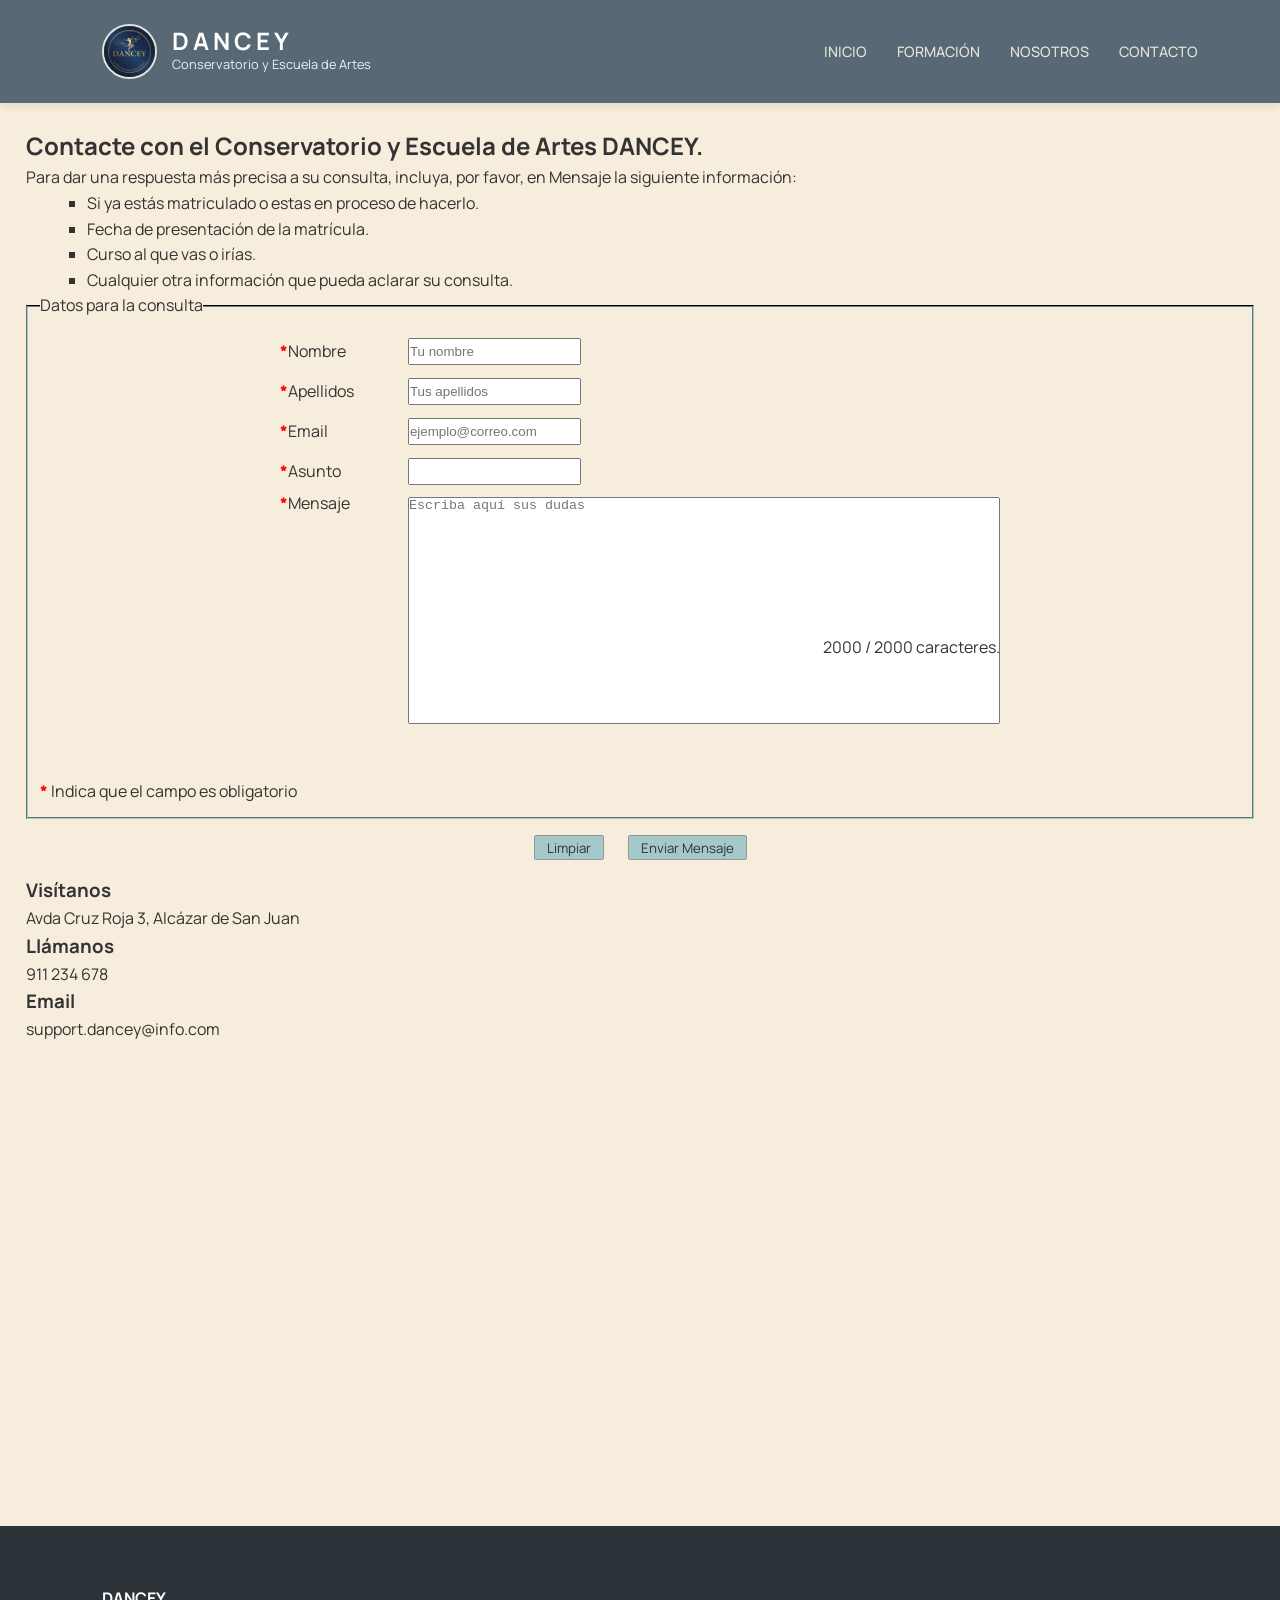
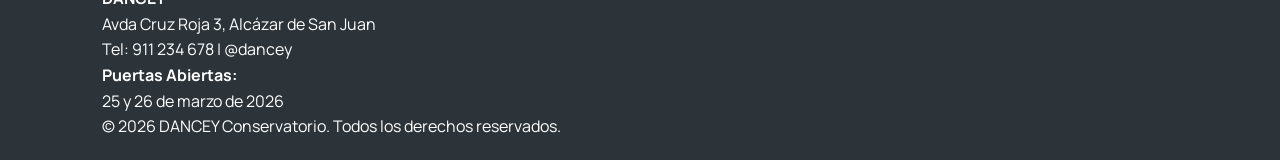
<file: Dancey_3erTrimestre_MirunaCarlosAlvaroFatima/html/contacto.html>
<!DOCTYPE html>
<html lang="es">

    <head>
        <meta charset="UTF-8">
        <meta name="viewport" content="width=device-width, initial-scale=1.0">
        <title>Contacto - DANCEY</title>
        <link rel="stylesheet" href="../css/base-style.css">
        <link rel="stylesheet" href="../css/contacto-style.css">
    </head>

    <body onresize="visibilityCheck()" onload="onReset()">
        <header>
            <div class="menu">
                <div class="logo-flex">
                    <img src="../img/logo.jpeg" alt="Logo DANCEY" class="logo-img-dancey">

                    <div class="logo-texto">
                        <h1>DANCEY</h1>
                        <p>Conservatorio y Escuela de Artes</p>
                    </div>
                </div>
                <nav>
                    <ul>
                        <li><a href="../index.html">Inicio</a></li>
                        <li><a href="formacion.html">Formación</a></li>
                        <li><a href="nosotros.html">Nosotros</a></li>
                        <li><a href="contacto.html">Contacto</a></li>
                    </ul>
                </nav>
            </div>
            <button id="compact">↑</button>
        </header>

        <main>
            <article>
                <h2>Contacte con el Conservatorio y Escuela de Artes DANCEY.</h2>
                <p>Para dar una respuesta más precisa a su consulta, incluya, por favor, en Mensaje la
                    siguiente información:</p>
                <ul>
                    <li>Si ya estás matriculado o estas en proceso de hacerlo.</li>
                    <li>Fecha de presentación de la matrícula.</li>
                    <li>Curso al que vas o irías.</li>
                    <li>Cualquier otra información que pueda aclarar su consulta.</li>
                </ul>
            </article>
            <article class="contacto-form">
                <form id="formulario" action="#">
                    <fieldset>
                        <legend>Datos para la consulta</legend>
                        <div class="datos">
                            <div class="input-group">
                                <label><span class="required">*</span>Nombre</label>
                                <input type="text" placeholder="Tu nombre">
                            </div>
                            <div class="input-group">
                                <label><span class="required">*</span>Apellidos</label>
                                <input type="text" placeholder="Tus apellidos">
                            </div>
                            <div class="input-group">
                                <label><span class="required">*</span>Email</label>
                                <input type="email" placeholder="ejemplo@correo.com" required>
                            </div>
                            <div class="input-group">
                                <label><span class="required">*</span>Asunto</label>
                                <input type="text" required>
                            </div>
                            <div class="input-group">
                                <label class="mensaje"><span class="required">*</span>Mensaje</label>
                                <textarea id="textarea" rows="15" cols="60" placeholder="Escriba aquí sus dudas"
                                    maxlength="2000" form="formulario" required></textarea>
                                <div class="caracteres">
                                    <p id="CActuales">
                                        2000 / 2000 caracteres.
                                    </p>
                                </div>
                            </div>
                        </div>
                        <p class="aclaracion"><span class="required">*</span> Indica que el campo es obligatorio</p>
                    </fieldset>
                    <div class="botones">
                        <button type="reset" class="btn-clean">Limpiar</button>
                        <button type="submit" class="btn-primary">Enviar Mensaje</button>
                    </div>
                </form>
            </article>

            <article>
                <div class="info-box">
                    <h3>Visítanos</h3>
                    <p>Avda Cruz Roja 3, Alcázar de San Juan</p>
                </div>
                <div class="info-box">
                    <h3>Llámanos</h3>
                    <p>911 234 678</p>
                </div>
                <div class="info-box">
                    <h3>Email</h3>
                    <p>support.dancey@info.com</p>
                </div>
                <div class="mapa-placeholder">
                    <iframe
                        src="https://www.google.com/maps/embed?pb=!1m14!1m12!1m3!1d2995.9442883830307!2d-3.2314231198125003!3d39.38494230468296!2m3!1f0!2f0!3f0!3m2!1i1024!2i768!4f13.1!5e0!3m2!1ses!2ses!4v1777017046117!5m2!1ses!2ses"
                        width="600" height="450" style="border:0;" allowfullscreen="" loading="lazy"
                        referrerpolicy="no-referrer-when-downgrade">
                    </iframe>
                </div>
            </article>
        </main>

        <footer id="contacto">
            <div class="footer-content">
                <div class="footer-info">
                    <h4>DANCEY</h4>
                    <p>Avda Cruz Roja 3, Alcázar de San Juan</p>
                    <p>Tel: 911 234 678 | @dancey</p>
                </div>
                <div class="footer-event">
                    <p><strong>Puertas Abiertas:</strong></p>
                    <p>25 y 26 de marzo de 2026</p>
                </div>
            </div>
            <div class="footer-bottom">
                <p>&copy; 2026 DANCEY Conservatorio. Todos los derechos reservados.</p>
            </div>
        </footer>
        <script src='../js/menu-externo.js'></script>
        <script src='../js/contacto.js'></script>
    </body>

</html>
</file>
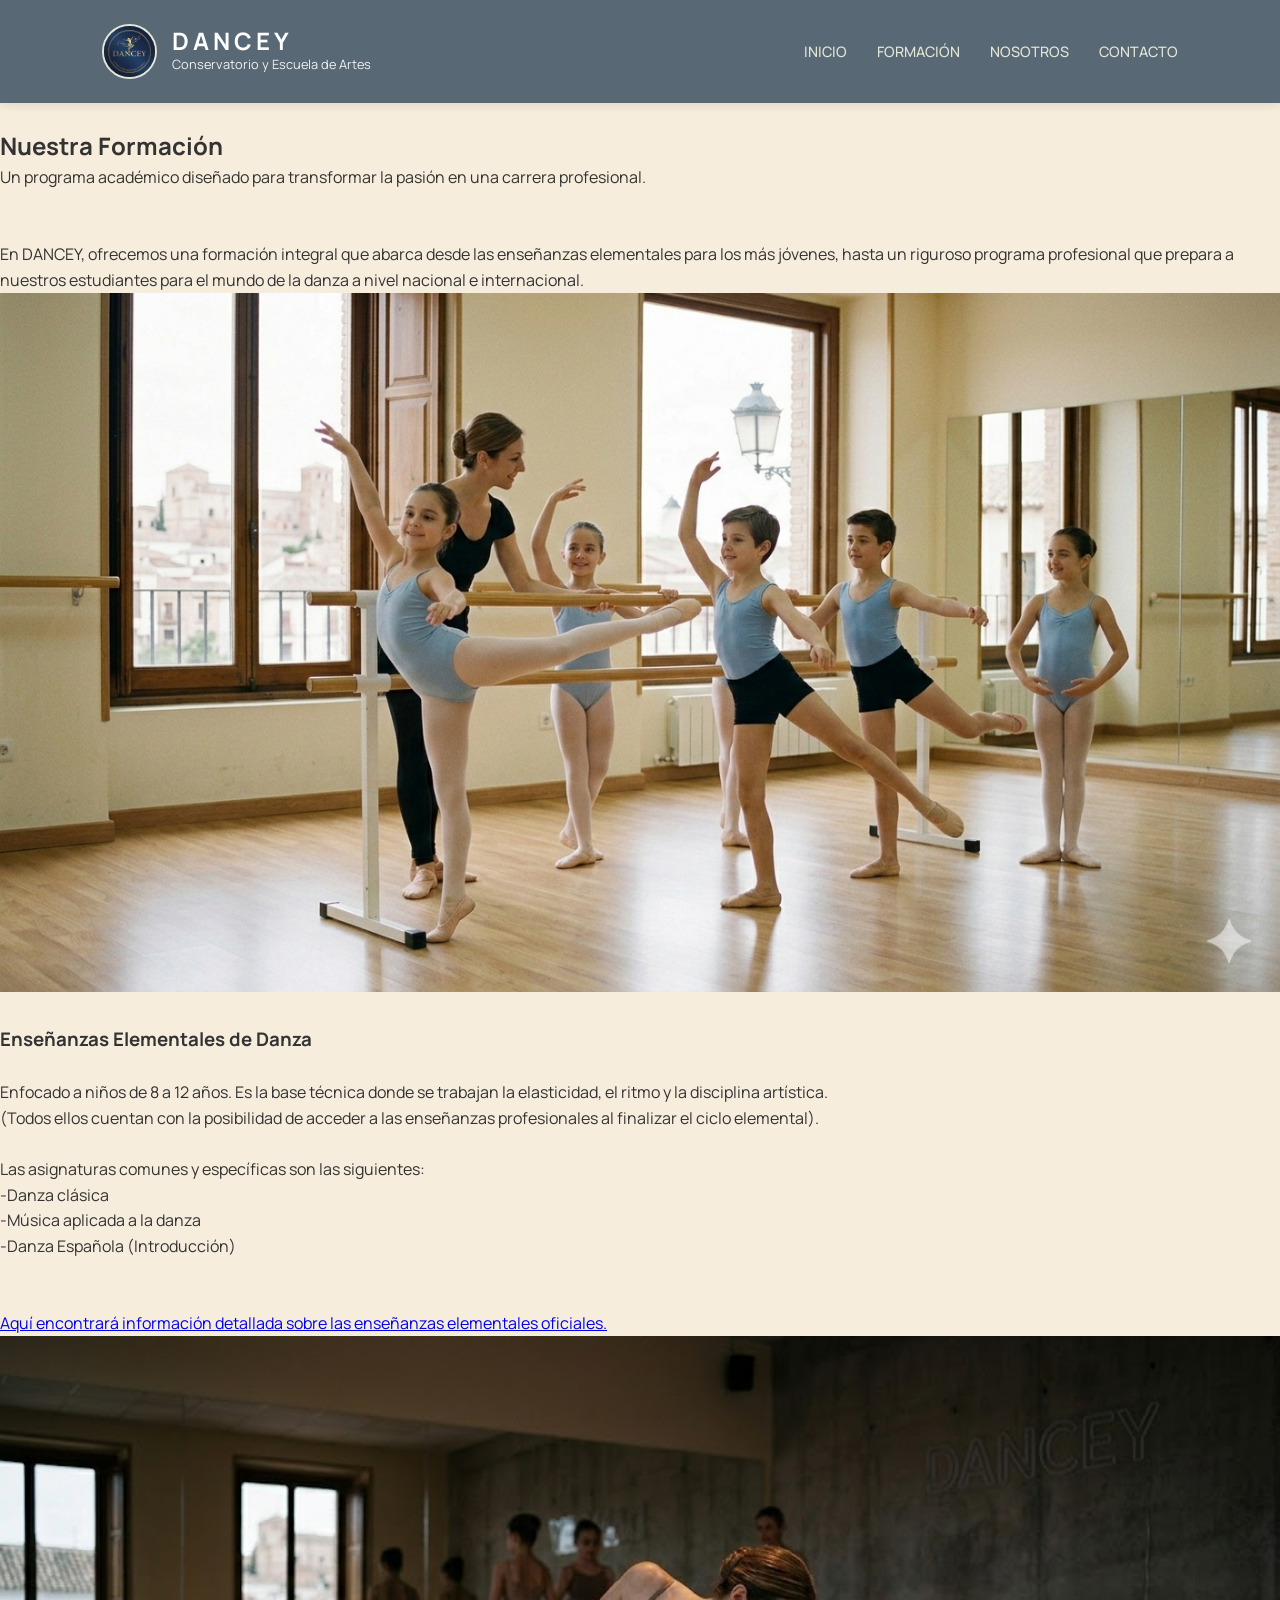
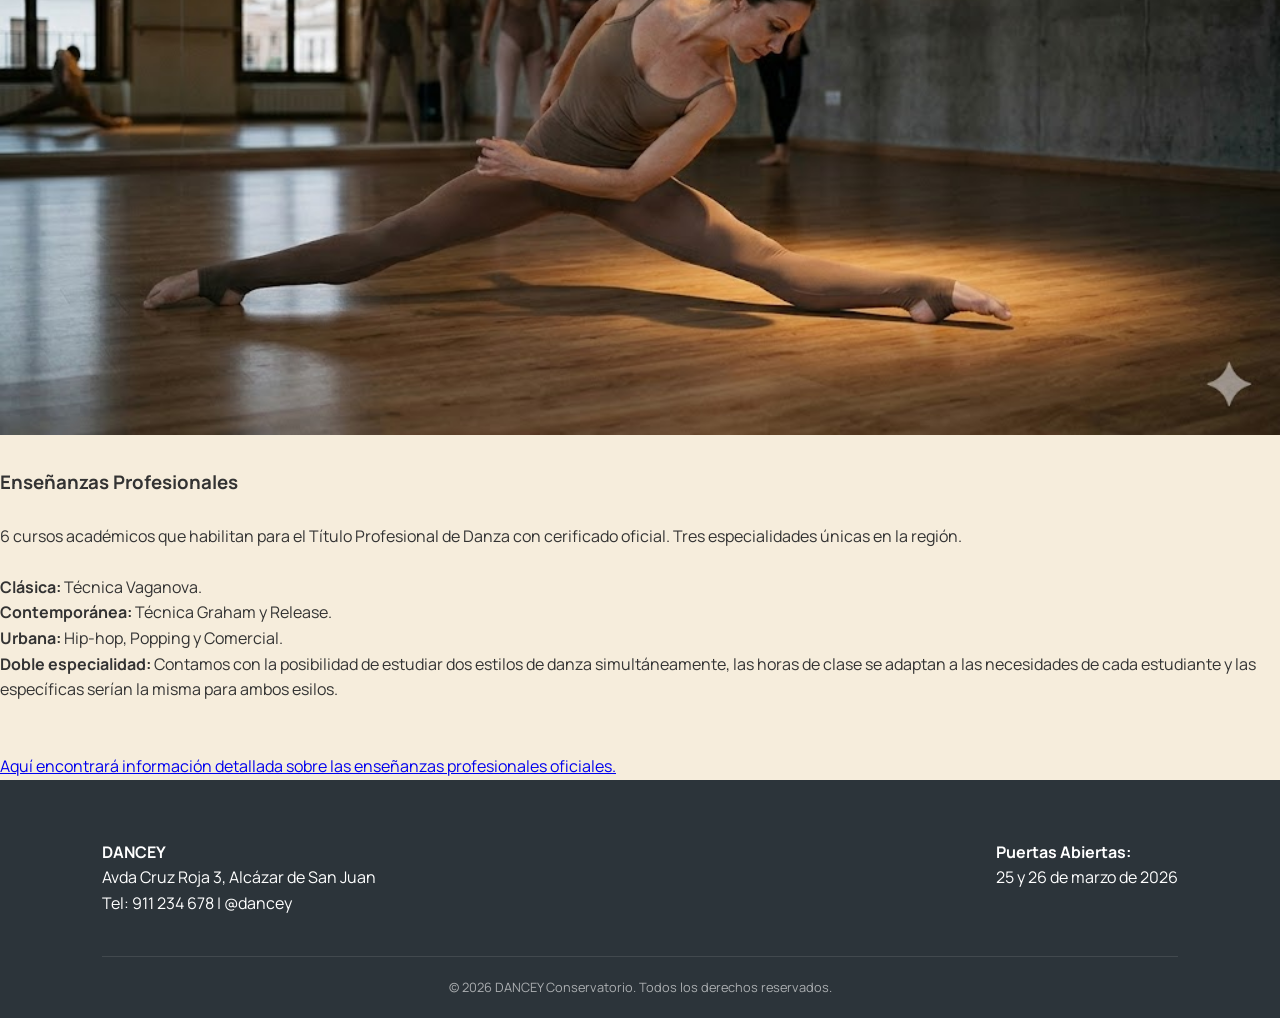
<file: Dancey_3erTrimestre_MirunaCarlosAlvaroFatima/html/formacion.html>
<!DOCTYPE html>
<html lang="es">
<head>
    <meta charset="UTF-8">
    <meta name="viewport" content="width=device-width, initial-scale=1.0">
    <title>Formación Académica - DANCEY</title>
    <link rel="stylesheet" href="../css/base-style.css">
    <link rel="stylesheet" href="../css/formacion-style.css">
</head>
<body onresize="visibilityCheck()" onload="visibilityCheck()">
    <header>
        <div class="menu">
            <div class="logo-flex">
                <img src="../img/logo.jpeg" alt="Logo DANCEY" class="logo-img-dancey">

                <div class="logo-texto">
                    <h1>DANCEY</h1>
                    <p>Conservatorio y Escuela de Artes</p>
                </div>
            </div>
            <nav>
                <ul>
                    <li><a href="../index.html">Inicio</a></li>
                    <li><a href="formacion.html">Formación</a></li>
                    <li><a href="nosotros.html">Nosotros</a></li>
                    <li><a href="contacto.html">Contacto</a></li>
                </ul>
            </nav>
        </div>
        <button id="compact">↑</button>
    </header>

    <main class="page-content">
        <section class="page-intro">
            <h2>Nuestra Formación</h2>
            <p>Un programa académico diseñado para transformar la pasión en una carrera profesional.</p>
            <br>
            <br>
            <p>
                En DANCEY, ofrecemos una formación integral que abarca desde las enseñanzas elementales para los más jóvenes, hasta un riguroso programa profesional que prepara a nuestros estudiantes para el mundo de la danza a nivel nacional e internacional.
            </p> 
            </section>

        <section class="formacion-detalle">
            <div class="formacion-row">
                <div class="formacion-img">
                    <img src="../img/clase-elemental.png" alt="Niños en clase de ballet">
                </div>
                <br>

                <div class="formacion-info"> 
                    <h3>Enseñanzas Elementales de Danza</h3>
                    <br>

                    <p>Enfocado a niños de 8 a 12 años. Es la base técnica donde se trabajan la elasticidad, el ritmo y la disciplina artística.
                    <br>
                    (Todos ellos cuentan con la posibilidad de acceder a las enseñanzas profesionales al finalizar el ciclo elemental).
                    <br>
                    <br>
                    Las asignaturas comunes y específicas son las siguientes:
                    <br>
                    </p>
                    <div class="especialidades">
                        <div class="esp-item">-Danza clásica</div>
                        <div class="esp-item">-Música aplicada a la danza</div>
                        <div class="esp-item">-Danza Española (Introducción)</div>
                    </div>
                    <br>
                    <br> 
                    <p>
                        <a href="https://educacion.castillalamancha.es/educacion/ensenanzas-artisticas/elementales-danza" target="_blank">Aquí encontrará información detallada sobre las enseñanzas elementales oficiales.</a>
                    </p>
                </div>
            </div>

            <div class="formacion-row reverse">
                <div class="formacion-img">
                    <img src="../img/clase-profesional.jpg" alt="Danza contemporánea profesional">
                </div>
                <div class="formacion-info"> 
                    <br>
                    <h3>Enseñanzas Profesionales</h3>
                    <br>
                    <p>6 cursos académicos que habilitan para el Título Profesional de Danza con cerificado oficial. Tres especialidades únicas en la región.</p>
                    <br>
                    <div class="especialidades">
                        <div class="esp-item"><strong>Clásica:</strong> Técnica Vaganova.</div>
                        <div class="esp-item"><strong>Contemporánea:</strong> Técnica Graham y Release.</div>
                        <div class="esp-item"><strong>Urbana:</strong> Hip-hop, Popping y Comercial.</div>
                        <div class="esp-item"><strong>Doble especialidad:</strong> Contamos con la posibilidad de estudiar dos estilos de danza simultáneamente, las horas de clase se adaptan a las necesidades de cada estudiante y las específicas serían la misma para ambos esilos.</div>
                    </div>
                    <br>
                    <br> 
                    <p>
                        <a href="https://educacion.castillalamancha.es/educacion/ensenanzas-artisticas/profesionales-danza" target="_blank">Aquí encontrará información detallada sobre las enseñanzas profesionales oficiales.</a>
                    </p>
                </div>
            </div>
        </section>
    </main>

    <footer id="contacto">
        <div class="footer-contenido">
            <div class="footer-info">
                <h4>DANCEY</h4>
                <p>Avda Cruz Roja 3, Alcázar de San Juan</p>
                <p>Tel: 911 234 678 | @dancey</p>
            </div>
            <div class="footer-evento">
                <p><strong>Puertas Abiertas:</strong></p>
                <p>25 y 26 de marzo de 2026</p>
            </div>
        </div>
        <div class="footer-boton">
            <p>&copy; 2026 DANCEY Conservatorio. Todos los derechos reservados.</p>
        </div>
    </footer>

    <script src='../js/tasas-bach.js'></script>
    <script src='../js/menu-externo.js'></script>
    </body>
</html>
</file>
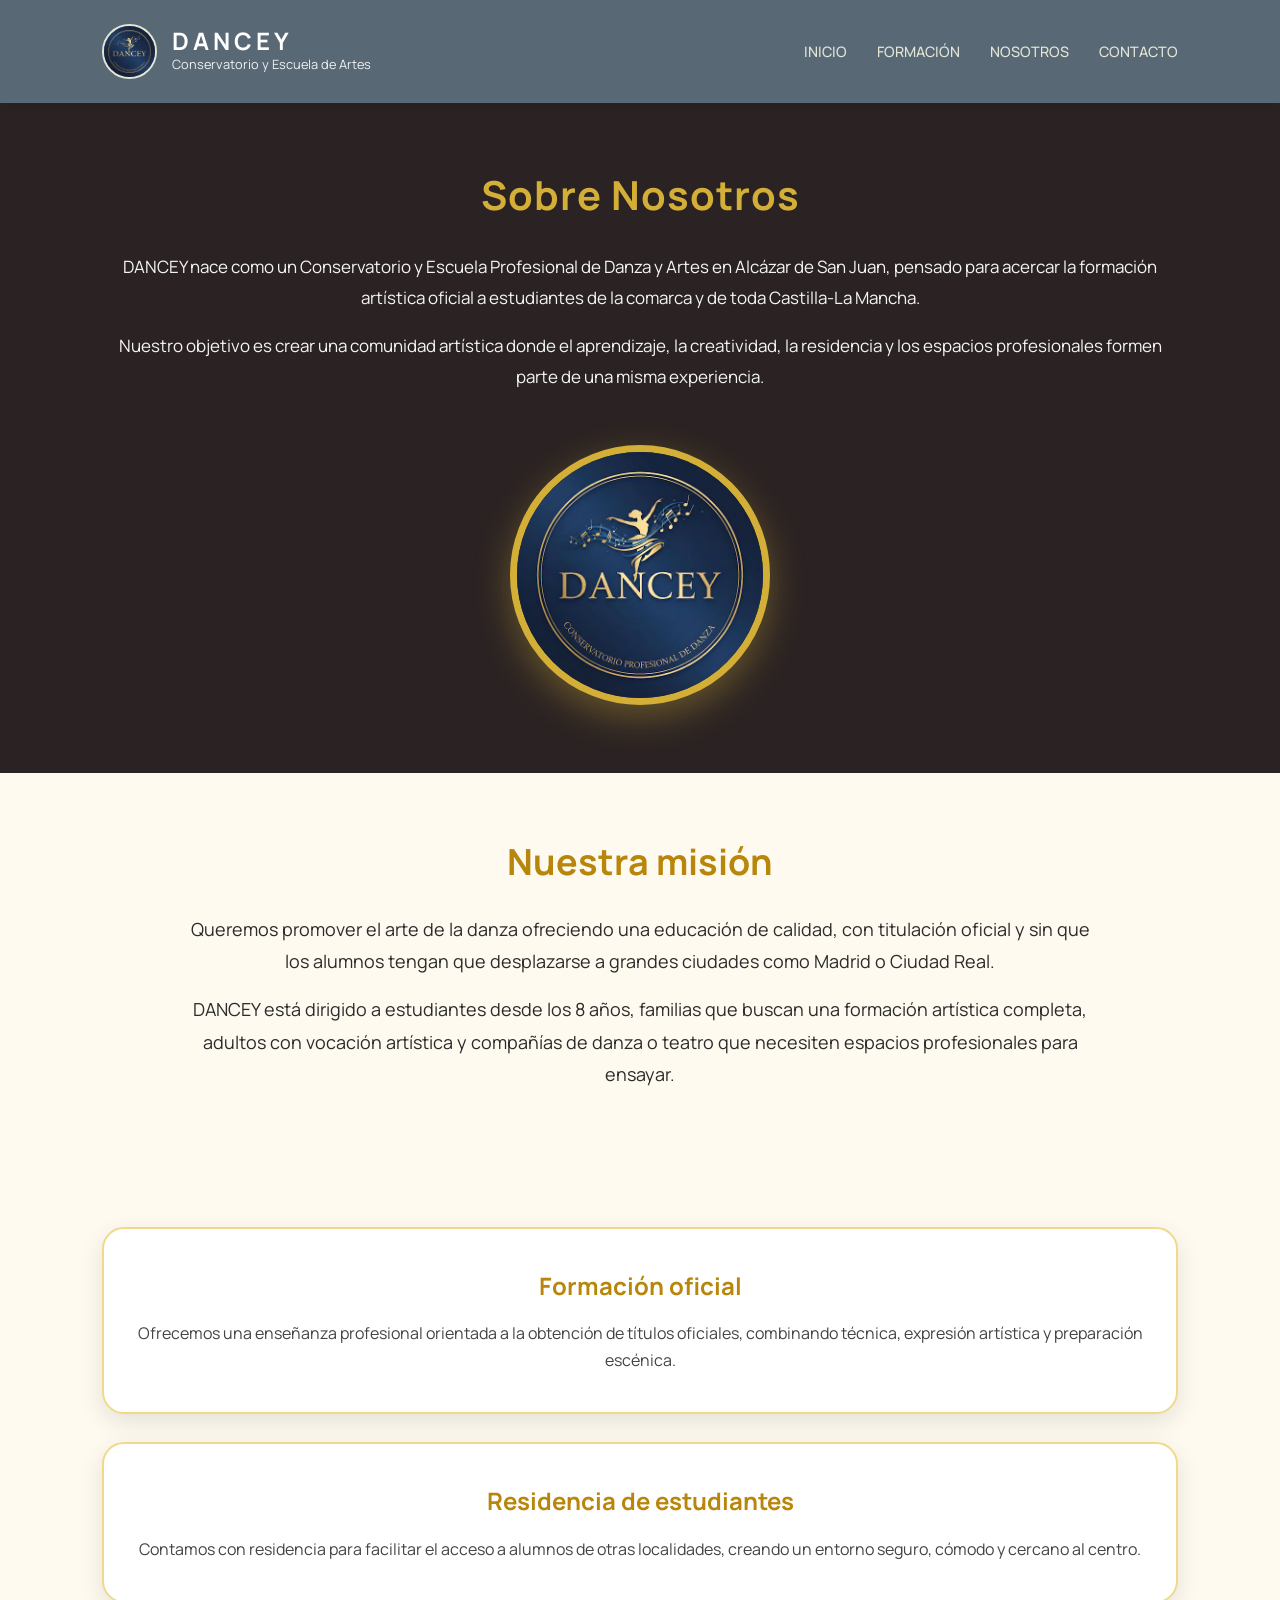
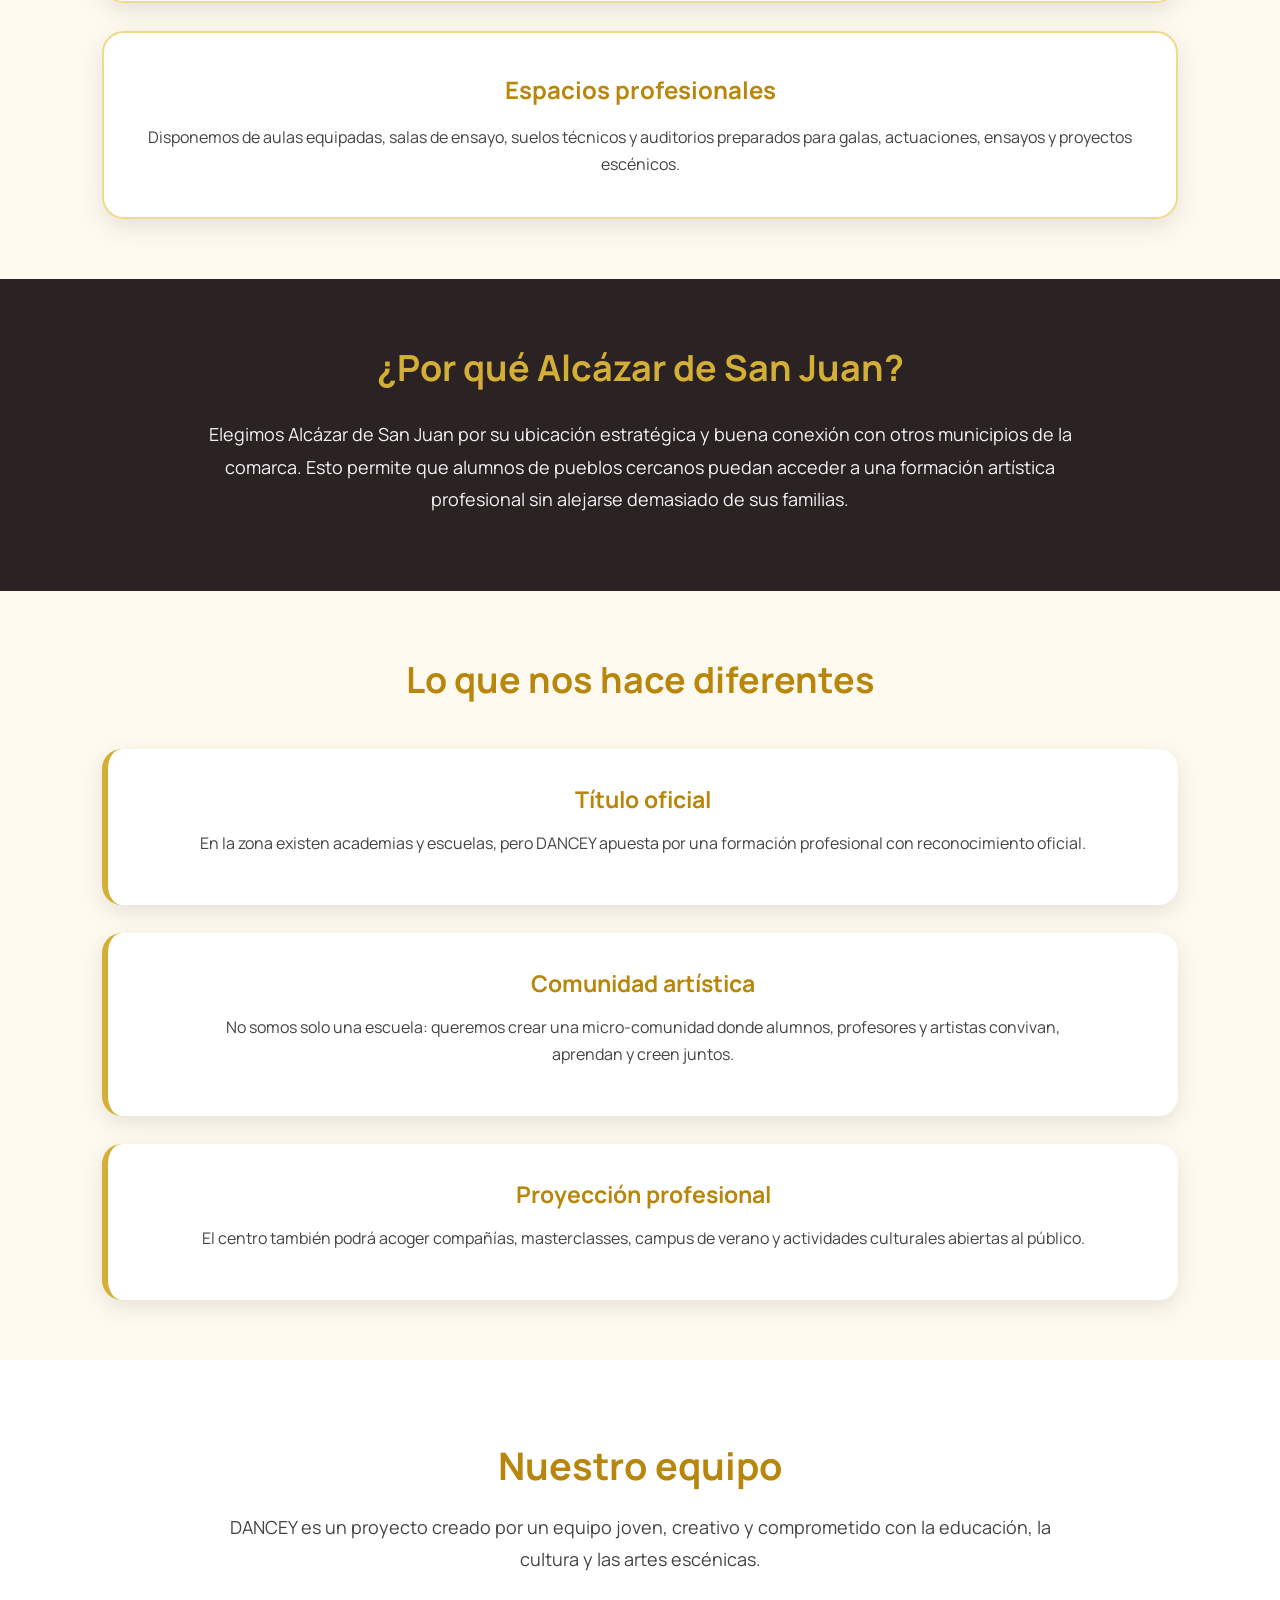
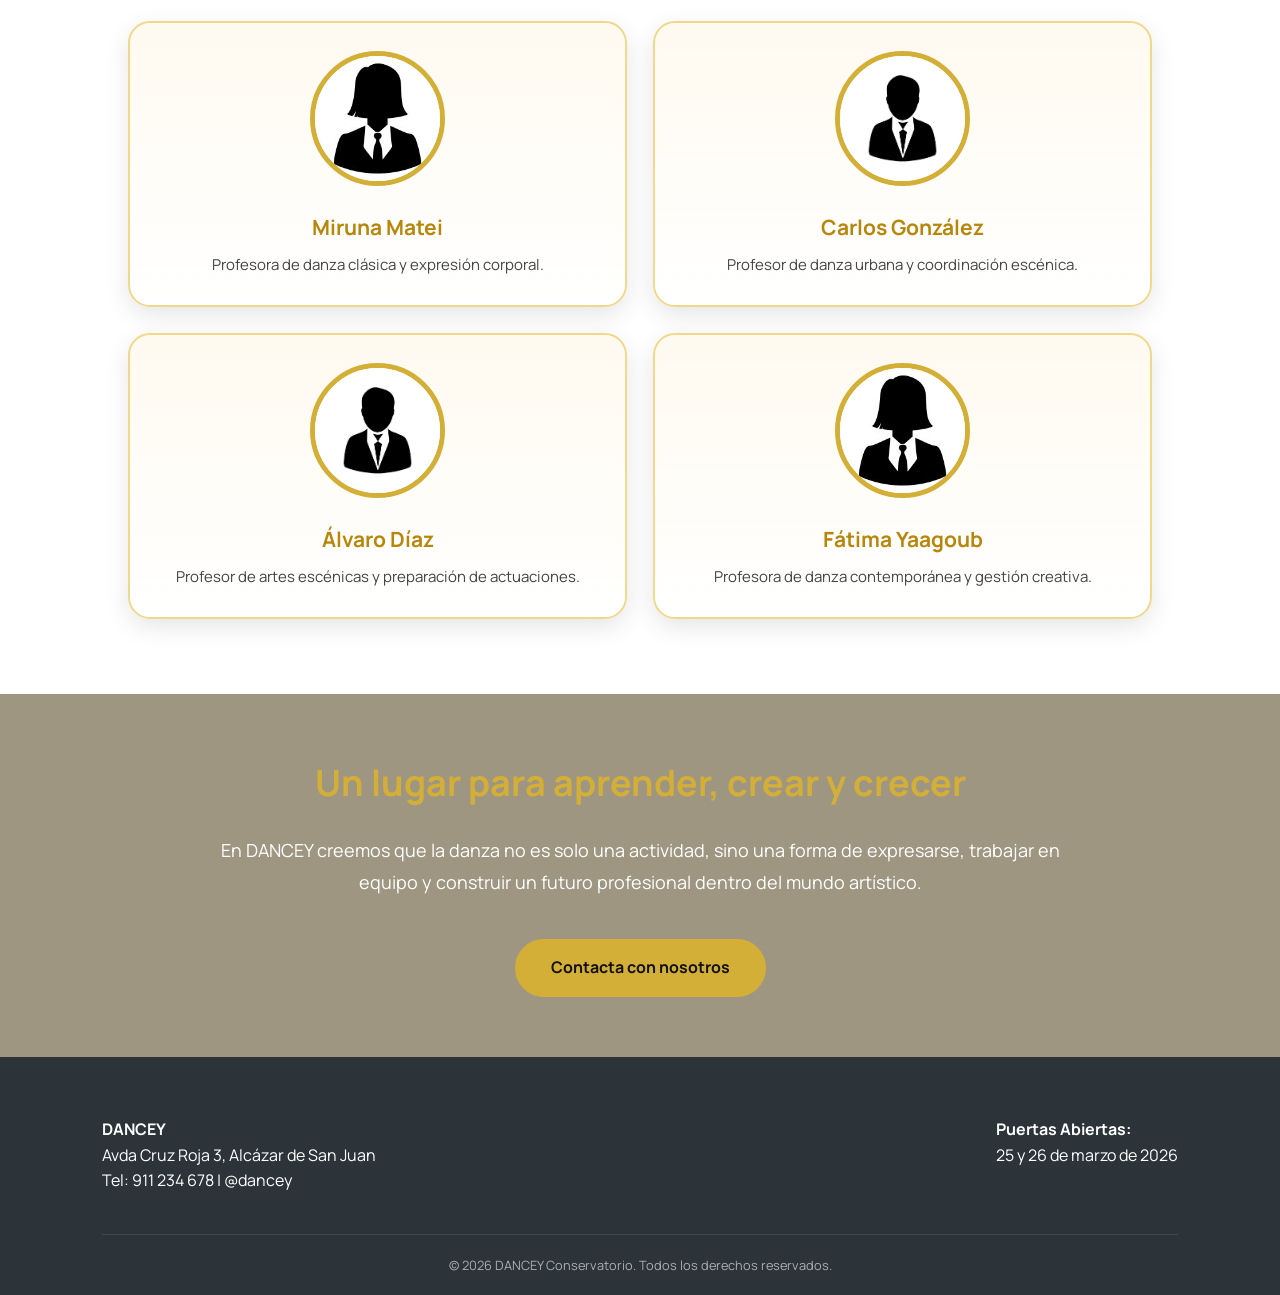
<file: Dancey_3erTrimestre_MirunaCarlosAlvaroFatima/html/nosotros.html>
<!-- SI QUIERES CAMBIAR LAS IMÁGENES, PUEDES HACERLO -->

<!DOCTYPE html>
<html lang="es">
<head>
    <meta charset="UTF-8">
    <meta name="viewport" content="width=device-width, initial-scale=1.0">
    <title>Sobre Nosotros - DANCEY</title>
    <link rel="stylesheet" href="../css/base-style.css">
    <link rel="stylesheet" href="../css/nosotros-style.css">
</head>
<body onresize="visibilityCheck()" onload="visibilityCheck()">
    <header>
        <div class="menu">
            <div class="logo-flex">
                <img src="../img/logo.jpeg" alt="Logo DANCEY" class="logo-img-dancey">

                <div class="logo-texto">
                    <h1>DANCEY</h1>
                    <p>Conservatorio y Escuela de Artes</p>
                </div>
            </div>
            <nav>
                <ul>
                    <li><a href="../index.html">Inicio</a></li>
                    <li><a href="formacion.html">Formación</a></li>
                    <li><a href="nosotros.html">Nosotros</a></li>
                    <li><a href="contacto.html">Contacto</a></li>
                </ul>
            </nav>
        </div>
        <button id="compact">↑</button>
    </header>

    <main class="page-content">
    <section class="nosotros-hero">
    <div class="nosotros-hero-text">
        <h2>Sobre Nosotros</h2>
        <p>
            DANCEY nace como un Conservatorio y Escuela Profesional de Danza y Artes
            en Alcázar de San Juan, pensado para acercar la formación artística oficial
            a estudiantes de la comarca y de toda Castilla-La Mancha.
        </p>
        <p>
            Nuestro objetivo es crear una comunidad artística donde el aprendizaje,
            la creatividad, la residencia y los espacios profesionales formen parte
            de una misma experiencia.
        </p>
    </div>

    <div class="nosotros-hero-img">
        <img src="../img/logo.jpeg" alt="Logo DANCEY">
    </div>
</section>

<section class="nosotros-section">
    <h2>Nuestra misión</h2>
    <p>
        Queremos promover el arte de la danza ofreciendo una educación de calidad,
        con titulación oficial y sin que los alumnos tengan que desplazarse a grandes
        ciudades como Madrid o Ciudad Real.
    </p>
    <p>
        DANCEY está dirigido a estudiantes desde los 8 años, familias que buscan una
        formación artística completa, adultos con vocación artística y compañías de
        danza o teatro que necesiten espacios profesionales para ensayar.
    </p>
</section>

<section class="nosotros-cards">
    <article class="nosotros-card">
        <h3>Formación oficial</h3>
        <p>
            Ofrecemos una enseñanza profesional orientada a la obtención de títulos
            oficiales, combinando técnica, expresión artística y preparación escénica.
        </p>
    </article>

    <article class="nosotros-card">
        <h3>Residencia de estudiantes</h3>
        <p>
            Contamos con residencia para facilitar el acceso a alumnos de otras
            localidades, creando un entorno seguro, cómodo y cercano al centro.
        </p>
    </article>

    <article class="nosotros-card">
        <h3>Espacios profesionales</h3>
        <p>
            Disponemos de aulas equipadas, salas de ensayo, suelos técnicos y auditorios
            preparados para galas, actuaciones, ensayos y proyectos escénicos.
        </p>
    </article>
</section>

<section class="nosotros-section destacada">
    <h2>¿Por qué Alcázar de San Juan?</h2>
    <p>
        Elegimos Alcázar de San Juan por su ubicación estratégica y buena conexión
        con otros municipios de la comarca. Esto permite que alumnos de pueblos
        cercanos puedan acceder a una formación artística profesional sin alejarse
        demasiado de sus familias.
    </p>
</section>

<section class="nosotros-section">
    <h2>Lo que nos hace diferentes</h2>

    <div class="lista-diferencias">
        <div>
            <h3>Título oficial</h3>
            <p>
                En la zona existen academias y escuelas, pero DANCEY apuesta por una
                formación profesional con reconocimiento oficial.
            </p>
        </div>

        <div>
            <h3>Comunidad artística</h3>
            <p>
                No somos solo una escuela: queremos crear una micro-comunidad donde
                alumnos, profesores y artistas convivan, aprendan y creen juntos.
            </p>
        </div>

        <div>
            <h3>Proyección profesional</h3>
            <p>
                El centro también podrá acoger compañías, masterclasses, campus de verano
                y actividades culturales abiertas al público.
            </p>
        </div>
    </div>
</section>

<section class="equipo-section">
    <h2>Nuestro equipo</h2>
    <p class="equipo-intro">
        DANCEY es un proyecto creado por un equipo joven, creativo y comprometido con
        la educación, la cultura y las artes escénicas.
    </p>

    <div class="profesores-grid">
        <article class="profesor-card">
            <img src="../img/profesora.jpg" alt="Miruna Matei">
            <h3>Miruna Matei</h3>
            <p>Profesora de danza clásica y expresión corporal.</p>
        </article>

        <article class="profesor-card">
            <img src="../img/profesor.jpg" alt="Carlos González">
            <h3>Carlos González</h3>
            <p>Profesor de danza urbana y coordinación escénica.</p>
        </article>

        <article class="profesor-card">
            <img src="../img/profesor.jpg" alt="Álvaro Díaz">
            <h3>Álvaro Díaz</h3>
            <p>Profesor de artes escénicas y preparación de actuaciones.</p>
        </article>

        <article class="profesor-card">
            <img src="../img/profesora.jpg" alt="Fátima Yaagoub">
            <h3>Fátima Yaagoub</h3>
            <p>Profesora de danza contemporánea y gestión creativa.</p>
        </article>
    </div>
</section>

<section class="nosotros-section llamada">
    <h2>Un lugar para aprender, crear y crecer</h2>
    <p>
        En DANCEY creemos que la danza no es solo una actividad, sino una forma de
        expresarse, trabajar en equipo y construir un futuro profesional dentro del
        mundo artístico.
    </p>
    <a href="contacto.html" class="btn-nosotros">Contacta con nosotros</a>
</section>
    </main>

    <footer id="contacto">
        <div class="footer-contenido">
            <div class="footer-info">
                <h4>DANCEY</h4>
                <p>Avda Cruz Roja 3, Alcázar de San Juan</p>
                <p>Tel: 911 234 678 | @dancey</p>
            </div>
            <div class="footer-evento">
                <p><strong>Puertas Abiertas:</strong></p>
                <p>25 y 26 de marzo de 2026</p>
            </div>
        </div>
        <div class="footer-boton">
            <p>&copy; 2026 DANCEY Conservatorio. Todos los derechos reservados.</p>
        </div>
    </footer>

    <script src='../js/tasas-bach.js'></script>
    <script src='../js/menu-externo.js'></script>
</body>
</html>
</file>
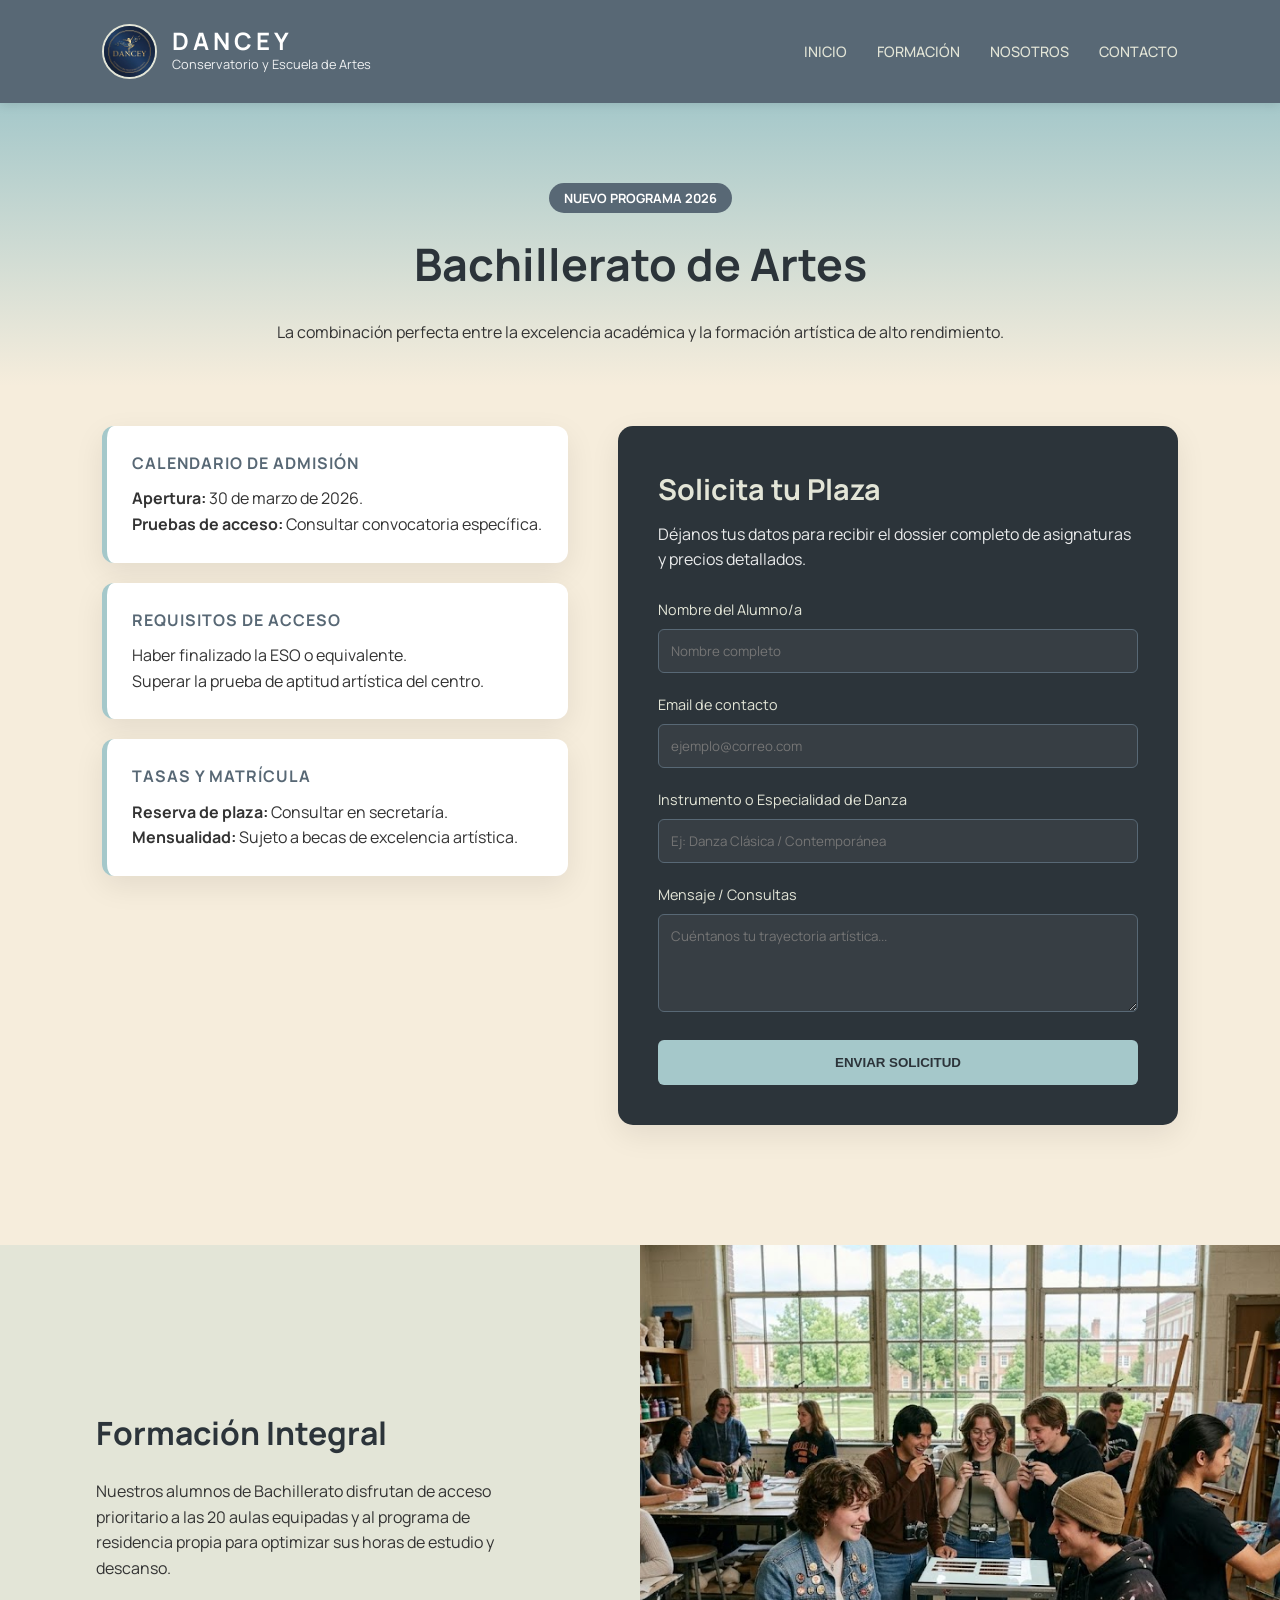
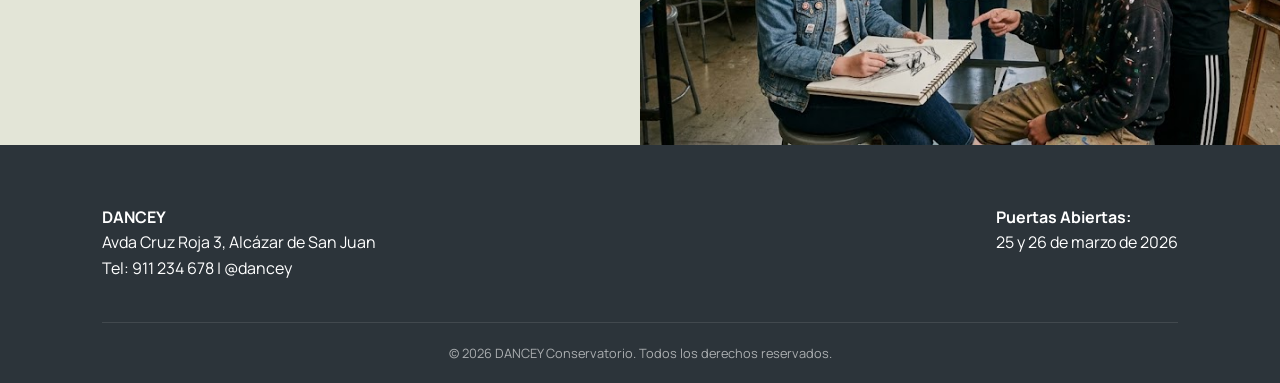
<file: Dancey_3erTrimestre_MirunaCarlosAlvaroFatima/html/tasas-bach.html>
<!DOCTYPE html>
<html lang="es">
<head>
    <meta charset="UTF-8">
    <meta name="viewport" content="width=device-width, initial-scale=1.0">
    <title>Bachillerato de Artes - DANCEY</title>
    <link rel="stylesheet" href="../css/base-style.css">
    <link rel="stylesheet" href="../css/tasas-bach-style.css">
</head>
<body onresize="visibilityCheck()" onload="visibilityCheck()">
    <header>
        <div class="menu">
            <div class="logo-flex">
                <img src="../img/logo.jpeg" alt="Logo DANCEY" class="logo-img-dancey">

                <div class="logo-texto">
                    <h1>DANCEY</h1>
                    <p>Conservatorio y Escuela de Artes</p>
                </div>
            </div>
            <nav>
                <ul>
                    <li><a href="../index.html">Inicio</a></li>
                    <li><a href="formacion.html">Formación</a></li>
                    <li><a href="nosotros.html">Nosotros</a></li>
                    <li><a href="contacto.html">Contacto</a></li>
                </ul>
            </nav>
        </div>
        <button id="compact">↑</button>
    </header>

    <main class="contenido-pagina">
        <section class="pagina-intro">
            <span class="tag">Nuevo Programa 2026</span>
            <h2>Bachillerato de Artes</h2>
            <p>La combinación perfecta entre la excelencia académica y la formación artística de alto rendimiento.</p>
        </section>

        <section class="contacto-contenedor">
            
            <div class="contacto-info">
                <div class="info-caja">
                    <h4>Calendario de Admisión</h4>
                    <p><strong>Apertura:</strong> 30 de marzo de 2026.</p>
                    <p><strong>Pruebas de acceso:</strong> Consultar convocatoria específica.</p>
                </div>

                <div class="info-caja">
                    <h4>Requisitos de Acceso</h4>
                    <p>Haber finalizado la ESO o equivalente.</p>
                    <p>Superar la prueba de aptitud artística del centro.</p>
                </div>

                <div class="info-caja">
                    <h4>Tasas y Matrícula</h4>
                    <p><strong>Reserva de plaza:</strong> Consultar en secretaría.</p>
                    <p><strong>Mensualidad:</strong> Sujeto a becas de excelencia artística.</p>
                </div>
            </div>

            <div class="contacto-formulario">
                <h3>Solicita tu Plaza</h3>
                <p>Déjanos tus datos para recibir el dossier completo de asignaturas y precios detallados.</p>
                <form action="#">
                    <div class="input-grupo">
                        <label>Nombre del Alumno/a</label>
                        <input type="text" id="nombreAlumno" placeholder="Nombre completo" required>
                    </div>
                    <div class="input-grupo">
                        <label>Email de contacto</label>
                        <input type="email" id="emailContacto" placeholder="ejemplo@correo.com" required>
                    </div>
                    <div class="input-grupo">
                        <label>Instrumento o Especialidad de Danza</label>
                        <input type="text" id="especialidadDanza" placeholder="Ej: Danza Clásica / Contemporánea">
                    </div>
                    <div class="input-grupo">
                        <label>Mensaje / Consultas</label>
                        <textarea name="mensaje" rows="4" placeholder="Cuéntanos tu trayectoria artística..."></textarea>
                    </div>
                    <button type="submit" class="boton-primario">Enviar Solicitud</button>
                </form>
            </div>
        </section>

        <section class="servicios-grid" style="margin-top: 80px;">
            <div class="servicios-texto">
                <h3>Formación Integral</h3>
                <p>Nuestros alumnos de Bachillerato disfrutan de acceso prioritario a las 20 aulas equipadas y al programa de residencia propia para optimizar sus horas de estudio y descanso.</p>
            </div>
            <div class="servicios-img">
                <img src="../img/bach-alumns-artes.jpg" alt="Estudiantes de Bachillerato de Artes">
            </div>
        </section>
    </main>

    <footer id="contacto">
        <div class="footer-contenido">
            <div class="footer-info">
                <h4>DANCEY</h4>
                <p>Avda Cruz Roja 3, Alcázar de San Juan</p>
                <p>Tel: 911 234 678 | @dancey</p>
            </div>
            <div class="footer-evento">
                <p><strong>Puertas Abiertas:</strong></p>
                <p>25 y 26 de marzo de 2026</p>
            </div>
        </div>
        <div class="footer-boton">
            <p>&copy; 2026 DANCEY Conservatorio. Todos los derechos reservados.</p>
        </div>
    </footer>

    <script src='../js/menu-externo.js'></script>
    <script src='../js/tasas-bach.js'></script>

    </body>
</html>
</file>
<file: Dancey_3erTrimestre_MirunaCarlosAlvaroFatima/css/base-style.css>
/* ==========================================================================
    MIRUNA GEORGIANA MATEI (PÁGINA COMPLETA)
   ========================================================================== */

@import url('https://fonts.googleapis.com/css2?family=Manrope:wght@300;500;700&display=swap');

:root {
    --color-principal: #f6eddc;
    --color-enlace: #e3e5d7;
    --color-enlace-visto: #bdd6d2;
    --color-contraste-1: #a5c8ca;
    --color-contraste-2: #586875;
    --color-oscuro: #2c343a;
    --color-texto: #333;
    --fuente-manrope: 'Manrope', sans-serif;
    --shadow: 0 10px 30px rgba(0,0,0,0.08);
}

* {
    margin: 0;
    padding: 0;
    box-sizing: border-box;
}

body {
    font-family: var(--fuente-manrope);
    background-color: var(--color-principal);
    color: var(--color-texto);
    line-height: 1.6;
    overflow-x: hidden;
}

/* ==========================================================================
    2. ESTRUCTURA (Header, Logo, Nav, Footer)
   ========================================================================== */

/* --- Header General --- */
header {
    position: sticky;
    top: 0;
}

.menu {
    background-color: var(--color-contraste-2);
    color: white;
    padding: 1.5rem 8%;
    display: flex;
    justify-content: space-between;
    align-items: center;
    top: 0;
    z-index: 1000;
    box-shadow: 0 2px 10px rgba(0,0,0,0.1);
    overflow:scroll;
}

#compact {
    background-color: var(--color-contraste-2);
    display: none;
    border-radius: 0;
    color: white;
    font-family: var(--fuente-manrope);
    padding: 0.2em 0.9em;
    cursor: pointer;
    border: 1px solid var(--color-contraste-2);
    border-top: 0;
    border-left: 0;
    border-bottom-left-radius: 2px;
    border-bottom-right-radius: 2px;
    position: absolute;
}

#compact:hover {
    background: transparent;
    color: var(--color-texto);
    transform: none;
    box-shadow: 0;
}

/* --- Logo --- */
.logo-flex {
    display: flex;
    align-items: center;
    gap: 15px; 
}

.logo-img-dancey {
    width: 55px;
    height: 55px;
    border-radius: 50%; 
    object-fit: cover;  
    border: 2px solid var(--color-enlace); 
    background-color: white; 
}

.logo-texto h1 { 
    margin: 0; 
    line-height: 1.1; 
    font-size: 1.5rem; 
    letter-spacing: 4px; 
}

.logo-texto p { 
    margin: 0; 
    font-size: 0.8rem; 
    opacity: 0.9; 
}

/* --- Navegación --- */
nav ul { 
    display: flex; 
    list-style: none; 
}

nav ul li { 
    margin-left: 30px; 
}

nav a {
    text-decoration: none;
    color: var(--color-enlace);
    font-weight: 500;
    font-size: 0.9rem;
    text-transform: uppercase;
    transition: 0.3s;
}

nav a:hover { 
    color: white; 
}

/* --- Footer --- */
footer {
    background-color: var(--color-oscuro);
    color: white;
    padding: 60px 8% 20px;
}

.footer-contenido {
    display: flex;
    justify-content: space-between;
    border-bottom: 1px solid rgba(255,255,255,0.1);
    padding-bottom: 40px;
    margin-bottom: 20px;
}

.footer-boton { 
    text-align: center; 
    font-size: 0.8rem; 
    opacity: 0.6; 
}
</file>
<file: Dancey_3erTrimestre_MirunaCarlosAlvaroFatima/css/contacto-style.css>
/* ==========================================================================
    Álvaro Díaz (CONTACTO)
   ========================================================================== */
@import url('https://fonts.googleapis.com/css2?family=Manrope:wght@300;500;700&display=swap');

:root {
    --color-principal: #f6eddc;
    --color-enlace: #e3e5d7;
    --color-enlace-visto: #bdd6d2;
    --color-contraste-1: #a5c8ca;
    --color-contraste-2: #586875;
    --color-oscuro: #2c343a;
    --color-texto: #333;
    --fuente-manrope: 'Manrope', sans-serif;
    --shadow: 0 10px 30px rgba(0,0,0,0.08);
}

/*
Esto debería meterse en el estilo base
*/
header {
    /*esto es para cancelar el estilo principal*/
    background-color: transparent;
    color: white;
    padding: 0;
    display: block;
    justify-content: none;
    align-items: inherit;
    position: inherit;
    top: 0;
    z-index: 1000;
    box-shadow: 0 0 0 transparent;
    
    /*Esto es lo que hay que añadir*/
    position: sticky;
    top: 0;
}

.menu {
    background-color: var(--color-contraste-2);
    color: white;
    padding: 1.5rem 8%;
    display: flex;
    justify-content: space-between;
    align-items: center;
    top: 0;
    z-index: 1000;
    box-shadow: 0 2px 10px rgba(0,0,0,0.1);
    overflow:scroll;
}

#compact {
    background-color: var(--color-contraste-2);
    display: none;
    border-radius: 0;
    border-color: var(--color-contraste-2);
    border-bottom-left-radius: 2px;
    border-bottom-right-radius: 2px;
    color: white;
}

#compact:hover {
    background: var(--color-principal);
    color: var(--color-texto);
}
/*
a partir de aquí ya no tendría que ir denro del estilo principal
*/

main {
    margin: 2%;
    margin-top: 0;
    padding-top: 1.5rem;
}

.contacto-form fieldset{
    padding: 1%;
}

.required {
    color: red;
    font-weight: 900;
}

button {
    font-family: var(--fuente-manrope);
    color: var(--color-texto);
    padding: 0.2em 0.9em;
    border-radius: 2px;
    cursor: pointer;
    background: var(--color-contraste-1);
    border: 1px solid #969696;
}

.botones {
    margin-top: 1rem;
    margin-bottom: 1rem;
    display: flex;
    gap: 1.5rem;
}

button:first-child {
    margin-left: auto;
}

button:last-child {
    margin-right: auto;
}

button:hover {
    background: var(--color-principal);
}

.mapa-placeholder {
    width: 100%;
}

iframe {
    width: 100%;
}

ul {
    padding-left: 5%;
    list-style:square;
}

.datos {
    margin-left: 20%;
    margin-right: 20%;
    display: flex;
    flex-direction: column;
}

#textarea {
    resize: none;
    grid-area: textarea;
}

.mensaje {
    grid-area: mensaje;
}

.caracteres {
    grid-area: caracteres;
    text-align: right;
}

.input-group {
    height: 2.5rem;
    display: flex;
    align-items: center;
}

.input-group:last-child {
    display: grid;
    grid-template-columns: 0fr 1fr;
    grid-template-rows: 1fr 1fr;
    grid-template-areas: 
    "mensaje textarea"
    "mensaje caracteres"
    ;
    align-items: baseline;
    height: 18rem;
}

.input-group label {
    width: 8rem;
    height: 1.5rem;
}

.input-group input {
    height: 1.7rem;
}

fieldset {
    padding: 1% 5%;
    border-color: var(--color-contraste-1);
    border-top-color: var(--color-oscuro);
}

/* Medias Querys */
@media screen and (max-width: 820px) {
    .datos {
        margin-left: 1%;
        margin-right: 1%;
        display: flex;
        flex-direction: column;
    }

    .input-group:last-child {
        display: grid;
        grid-template-columns: 0fr 1fr;
        grid-template-rows: 1fr 1fr;
        grid-template-areas: 
        "mensaje mensaje"
        "textarea textarea"
        "caracteres caracteres"
        ;
        align-items: baseline;
        height: 18rem;
    }
}
</file>
<file: Dancey_3erTrimestre_MirunaCarlosAlvaroFatima/css/formacion-style.css>
/* ==========================================================================
    <TU NOMBRE EN MAYÚSCULAS> (FORMACIÓN)
   ========================================================================== */

/* ==========================================================================
    1. CONFIGURACIÓN GLOBAL, VARIABLES Y BASE
   ========================================================================== */

@import url('https://fonts.googleapis.com/css2?family=Manrope:wght@300;500;700&display=swap');

:root {
    --color-principal: #f6eddc;
    --color-enlace: #e3e5d7;
    --color-enlace-visto: #bdd6d2;
    --color-contraste-1: #a5c8ca;
    --color-contraste-2: #586875;
    --color-oscuro: #2c343a;
    --color-texto: #333;
    --fuente-manrope: 'Manrope', sans-serif;
    --shadow: 0 10px 30px rgba(0,0,0,0.08);
}

img {
    width: 100%;
}

.page-content {
    padding-top: 1.5rem;
}
</file>
<file: Dancey_3erTrimestre_MirunaCarlosAlvaroFatima/css/nosotros-style.css>
/* ==========================================================================
    FÁTIMA ZAHRA YAAGOUB (NOSOTROS)
   ========================================================================== */

/* ==========================================================================
    1. CONFIGURACIÓN GLOBAL, VARIABLES Y BASE
   ========================================================================== */

@import url('https://fonts.googleapis.com/css2?family=Manrope:wght@300;500;700&display=swap');

:root {
    --color-principal: #f6eddc;
    --color-enlace: #e3e5d7;
    --color-hero: rgb(43, 35, 35);
    --color-enlace-visto: #bdd6d2;
    --color-contraste-1: #a5c8ca;
    --color-contraste-2: #586875;
    --color-oscuro: #2c343a;
    --color-texto: #333;
    --fuente-manrope: 'Manrope', sans-serif;
    --shadow: 0 10px 30px rgba(0, 0, 0, 0.08);
    
}


.page-content {
    background-color: #fffaf0;
    color: #2b2b2b;
}

/* HERO */
.nosotros-hero {
    display: flex;
    align-items: center;
    justify-content: space-between;
    gap: 50px;
    padding: 80px 10%;
    color: white;
    background-color: rgb(43, 35, 35);
}

.nosotros-hero-text {
    flex: 1;
}

.nosotros-hero-text h2 {
    font-size: 48px;
    color: #d4af37;
    margin-bottom: 25px;
    letter-spacing: 1px;
}

.nosotros-hero-text p {
    font-size: 18px;
    line-height: 1.8;
    margin-bottom: 18px;
    color: #f5f5f5;
}

.nosotros-hero-img {
    flex: 1;
    text-align: center;
}

.nosotros-hero-img img {
    width: 290px;
    height: 290px;
    object-fit: cover;
    border-radius: 50%;
    border: 7px solid #d4af37;
    background-color: white;
    box-shadow: 0 12px 35px rgba(212, 175, 55, 0.35);
}

.nosotros-section {
    padding: 70px 12%;
    text-align: center;
}

.nosotros-section h2 {
    font-size: 36px;
    color: #b8860b;
    margin-bottom: 22px;
}

.nosotros-section p {
    font-size: 18px;
    line-height: 1.8;
    max-width: 900px;
    margin: 0 auto 16px;
}

/* SECCIÓN DESTACADA */
.destacada {
    background-color:var(--color-hero);
    color: white;
}

.destacada h2 {
    color: #d4af37;
}

.destacada p {
    color: #f2f2f2;
}

/* TARJETAS PRINCIPALES */
.nosotros-cards {
    display: grid;
    grid-template-columns: repeat(3, 1fr);
    gap: 28px;
    padding: 70px 10%;
    background-color: #fffaf0;
}

.nosotros-card {
    background-color: white;
    padding: 38px 28px;
    border-radius: 22px;
    text-align: center;
    border: 2px solid #f0d98a;
    box-shadow: 0 8px 24px rgba(0, 0, 0, 0.10);
    transition: transform 0.3s ease, box-shadow 0.3s ease;
}

.nosotros-card:hover {
    transform: translateY(-10px);
    box-shadow: 0 12px 30px rgba(184, 134, 11, 0.28);
}

.nosotros-card h3 {
    font-size: 24px;
    color: #b8860b;
    margin-bottom: 15px;
}

.nosotros-card p {
    font-size: 16px;
    line-height: 1.7;
    color: #444;
}

/* DIFERENCIAS */
.lista-diferencias {
    display: grid;
    grid-template-columns: repeat(3, 1fr);
    gap: 28px;
    margin-top: 40px;
}

.lista-diferencias div {
    background-color: #ffffff;
    padding: 32px;
    border-radius: 20px;
    border-left: 6px solid #d4af37;
    box-shadow: 0 7px 22px rgba(0, 0, 0, 0.10);
}

.lista-diferencias h3 {
    color: #b8860b;
    font-size: 23px;
    margin-bottom: 12px;
}

.lista-diferencias p {
    font-size: 16px;
    line-height: 1.7;
    color: #444;
}

/* EQUIPO */
.equipo-section {
    padding: 75px 10%;
    text-align: center;
    background-color: #ffffff;
}

.equipo-section h2 {
    font-size: 38px;
    color: #b8860b;
    margin-bottom: 15px;
}

.equipo-intro {
    font-size: 18px;
    line-height: 1.8;
    max-width: 850px;
    margin: 0 auto 45px;
    color: #444;
}

.profesores-grid {
    display: grid;
    grid-template-columns: repeat(4, 1fr);
    gap: 26px;
}

.profesor-card {
    background: linear-gradient(180deg, #fffaf0, #ffffff);
    padding: 28px 22px;
    border-radius: 22px;
    border: 2px solid #f0d98a;
    box-shadow: 0 8px 24px rgba(0, 0, 0, 0.10);
    transition: transform 0.3s ease, box-shadow 0.3s ease;
}

.profesor-card:hover {
    transform: translateY(-10px);
    box-shadow: 0 12px 30px rgba(184, 134, 11, 0.25);
}

.profesor-card img {
    width: 135px;
    height: 135px;
    object-fit: cover;
    border-radius: 50%;
    border: 5px solid #d4af37;
    margin-bottom: 18px;
}

.profesor-card h3 {
    color: #b8860b;
    font-size: 21px;
    margin-bottom: 8px;
}

.profesor-card p {
    font-size: 15px;
    line-height: 1.6;
    color: #444;
}

/* LLAMADA FINAL */
.llamada {
    background:  #493e2186;
    color: white;
}

.llamada h2 {
    color: #d4af37;
}

.llamada p {
    color: white;
}

.btn-nosotros {
    display: inline-block;
    margin-top: 25px;
    padding: 14px 34px;
    background-color: #d4af37;
    color: #111111;
    text-decoration: none;
    font-weight: bold;
    border-radius: 30px;
    border: 2px solid #d4af37;
    transition: all 0.3s ease;
}

.btn-nosotros:hover {
    background-color: transparent;
    color: #d4af37;
}

/* RESPONSIVE TABLET */
/* =========================
   RESPONSIVE MÓVIL
   Resolución indicada: 1668 x 2388 px
========================= */
@media (max-width: 1668px) {
    .nosotros-hero {
        flex-direction: column;
        text-align: center;
        padding: 60px 8%;
        gap: 35px;
    }

    .nosotros-hero-text h2 {
        font-size: 40px;
    }

    .nosotros-hero-text p {
        font-size: 17px;
    }

    .nosotros-hero-img img {
        width: 260px;
        height: 260px;
    }

    .nosotros-cards {
        grid-template-columns: 1fr;
        padding: 60px 8%;
    }

    .lista-diferencias {
        grid-template-columns: 1fr;
    }

    .profesores-grid {
        grid-template-columns: repeat(2, 1fr);
    }

    .nosotros-section {
        padding: 60px 8%;
    }
}


/* =========================
   RESPONSIVE TABLET
   Resolución indicada: 1179 x 2556 px
========================= */
@media (max-width: 1179px) {
    .nosotros-hero {
        flex-direction: column;
        text-align: center;
        padding: 50px 6%;
        gap: 30px;
    }

    .nosotros-hero-text h2 {
        font-size: 36px;
    }

    .nosotros-hero-text p {
        font-size: 16px;
        line-height: 1.7;
    }

    .nosotros-hero-img img {
        width: 230px;
        height: 230px;
    }

    .nosotros-section {
        padding: 50px 6%;
    }

    .nosotros-section h2,
    .equipo-section h2 {
        font-size: 30px;
    }

    .nosotros-section p {
        font-size: 16px;
    }

    .nosotros-cards {
        grid-template-columns: 1fr;
        padding: 50px 6%;
    }

    .nosotros-card {
        padding: 28px 22px;
    }

    .lista-diferencias {
        grid-template-columns: 1fr;
    }

    .profesores-grid {
        grid-template-columns: 1fr;
    }

    .profesor-card img {
        width: 120px;
        height: 120px;
    }

    .btn-nosotros {
        padding: 12px 28px;
        font-size: 15px;
    }
}
</file>
<file: Dancey_3erTrimestre_MirunaCarlosAlvaroFatima/css/tasas-bach-style.css>
/* ==========================================================================
    <TU NOMBRE EN MAYÚSCULAS> (NOSOTROS)
   ========================================================================== */

/* ==========================================================================
    1. CONFIGURACIÓN GLOBAL, VARIABLES Y BASE
   ========================================================================== */

@import url('https://fonts.googleapis.com/css2?family=Manrope:wght@300;500;700&display=swap');

:root {
    --color-principal: #f6eddc;
    --color-enlace: #e3e5d7;
    --color-enlace-visto: #bdd6d2;
    --color-contraste-1: #a5c8ca;
    --color-contraste-2: #586875;
    --color-oscuro: #2c343a;
    --color-texto: #333;
    --fuente-manrope: 'Manrope', sans-serif;
    --shadow: 0 10px 30px rgba(0,0,0,0.08);
}

* {
    box-sizing: border-box; /* El padding no suma ancho al elemento */
}

html, body {
    width: 100%;
    overflow-x: hidden;     /* Prohíbe el movimiento de izquierda a derecha */
    min-width: 320px;       /* El mínimo absoluto de un móvil */
}

/* ==========================================================================
    INICIO-STYLE.CSS - Bachillerato de Artes DANCEY
   ========================================================================== */

/* --- Introducción de la Página --- */
.pagina-intro {
    text-align: center;
    padding: 80px 10% 40px;
    background: linear-gradient(to bottom, var(--color-contraste-1), var(--color-principal));
}

.tag {
    background-color: var(--color-contraste-2); 
    color: white;
    padding: 5px 15px;
    border-radius: 20px;
    font-size: 0.8rem;
    font-weight: 700;
    text-transform: uppercase;
    display: inline-block;
    margin-bottom: 15px;
}

.pagina-intro h2 {
    font-size: 2.8rem;
    color: var(--color-oscuro);
    margin-bottom: 20px;
}

/* --- Contenedor de Información y Formulario --- */
.contacto-contenedor {
    display: grid;
    grid-template-columns: 1fr 1.2fr;
    gap: 50px;
    padding: 40px 8%;
    align-items: start;
    background-color: var(--color-principal); 
}

/* Bloques de Información (Izquierda) */
.info-caja {
    background: white;
    padding: 25px;
    margin-bottom: 20px;
    border-radius: 12px;
    box-shadow: var(--shadow);
    border-left: 5px solid var(--color-contraste-1); 
}

.info-caja h4 {
    color: var(--color-contraste-2); 
    margin-bottom: 10px;
    text-transform: uppercase;
    letter-spacing: 1px;
}

/* Formulario (Derecha) */
.contacto-formulario {
    background: var(--color-oscuro); 
    color: white;
    padding: 40px;
    border-radius: 15px;
    box-shadow: var(--shadow);
}

.contacto-formulario h3 {
    font-size: 1.8rem;
    margin-bottom: 10px;
    color: var(--color-enlace); 
}

.contacto-formulario p {
    margin-bottom: 25px;
    opacity: 0.9;
}

.input-grupo {
    margin-bottom: 20px;
}

.input-grupo label {
    display: block;
    margin-bottom: 8px;
    font-size: 0.9rem;
    color: var(--color-enlace); 
}

.input-grupo input, 
.input-grupo textarea {
    width: 100%;
    padding: 12px;
    border-radius: 6px;
    border: 1px solid var(--color-contraste-2);
    background-color: rgba(255, 255, 255, 0.05);
    color: white;
    font-family: var(--fuente-manrope); 
}

/* Botón Principal */
.boton-primario {
    background-color: var(--color-contraste-1); 
    color: var(--color-oscuro);
    border: none;
    padding: 15px 30px;
    font-weight: 700;
    text-transform: uppercase;
    cursor: pointer;
    border-radius: 6px;
    transition: 0.3s ease;
    width: 100%;
}

.boton-primario:hover {
    background-color: var(--color-enlace-visto); 
    transform: translateY(-2px);
}

/* --- Sección Formación Integral (Grid Inferior) --- */
.servicios-grid {
    display: grid;
    grid-template-columns: 1fr 1fr;
    align-items: center;
    background-color: var(--color-enlace); 
}

.servicios-texto {
    padding: 10% 15%;
}

.servicios-texto h3 {
    font-size: 2rem;
    margin-bottom: 20px;
    color: var(--color-oscuro);
}

.servicios-texto p {
    color: var(--color-texto); 
}

.servicios-img img {
    width: 100%;
    height: 500px;
    object-fit: cover;
    display: block;
}


/* ==========================================================================
    RESPONSIVO CORREGIDO ¡
   ========================================================================== */

/* TABLET: Desde 851px hasta 1024px */
@media (min-width: 851px) and (max-width: 1024px) {
    .contacto-contenedor, 
    .servicios-grid {
        grid-template-columns: 1fr;
        padding: 40px 10%;
    }

    .contacto-formulario {
        max-width: 100%; 
    }

    

    .servicios-img img {
        height: 350px;
    }
}

/* MÓVIL: Hasta 850px */
@media (max-width: 850px) {
    .pagina-intro h2 {
        font-size: 1.8rem;
    }

    .contacto-contenedor, 
    .servicios-grid {
        grid-template-columns: 1fr;
        padding: 20px 5%;
    }

    .contacto-form, 
    .servicios-texto {
        padding: 25px;
        text-align: center;
    }

    .servicios-img img {
        height: 250px;
    }

    .boton-primario {
        width: 100%;
    }
}
</file>
